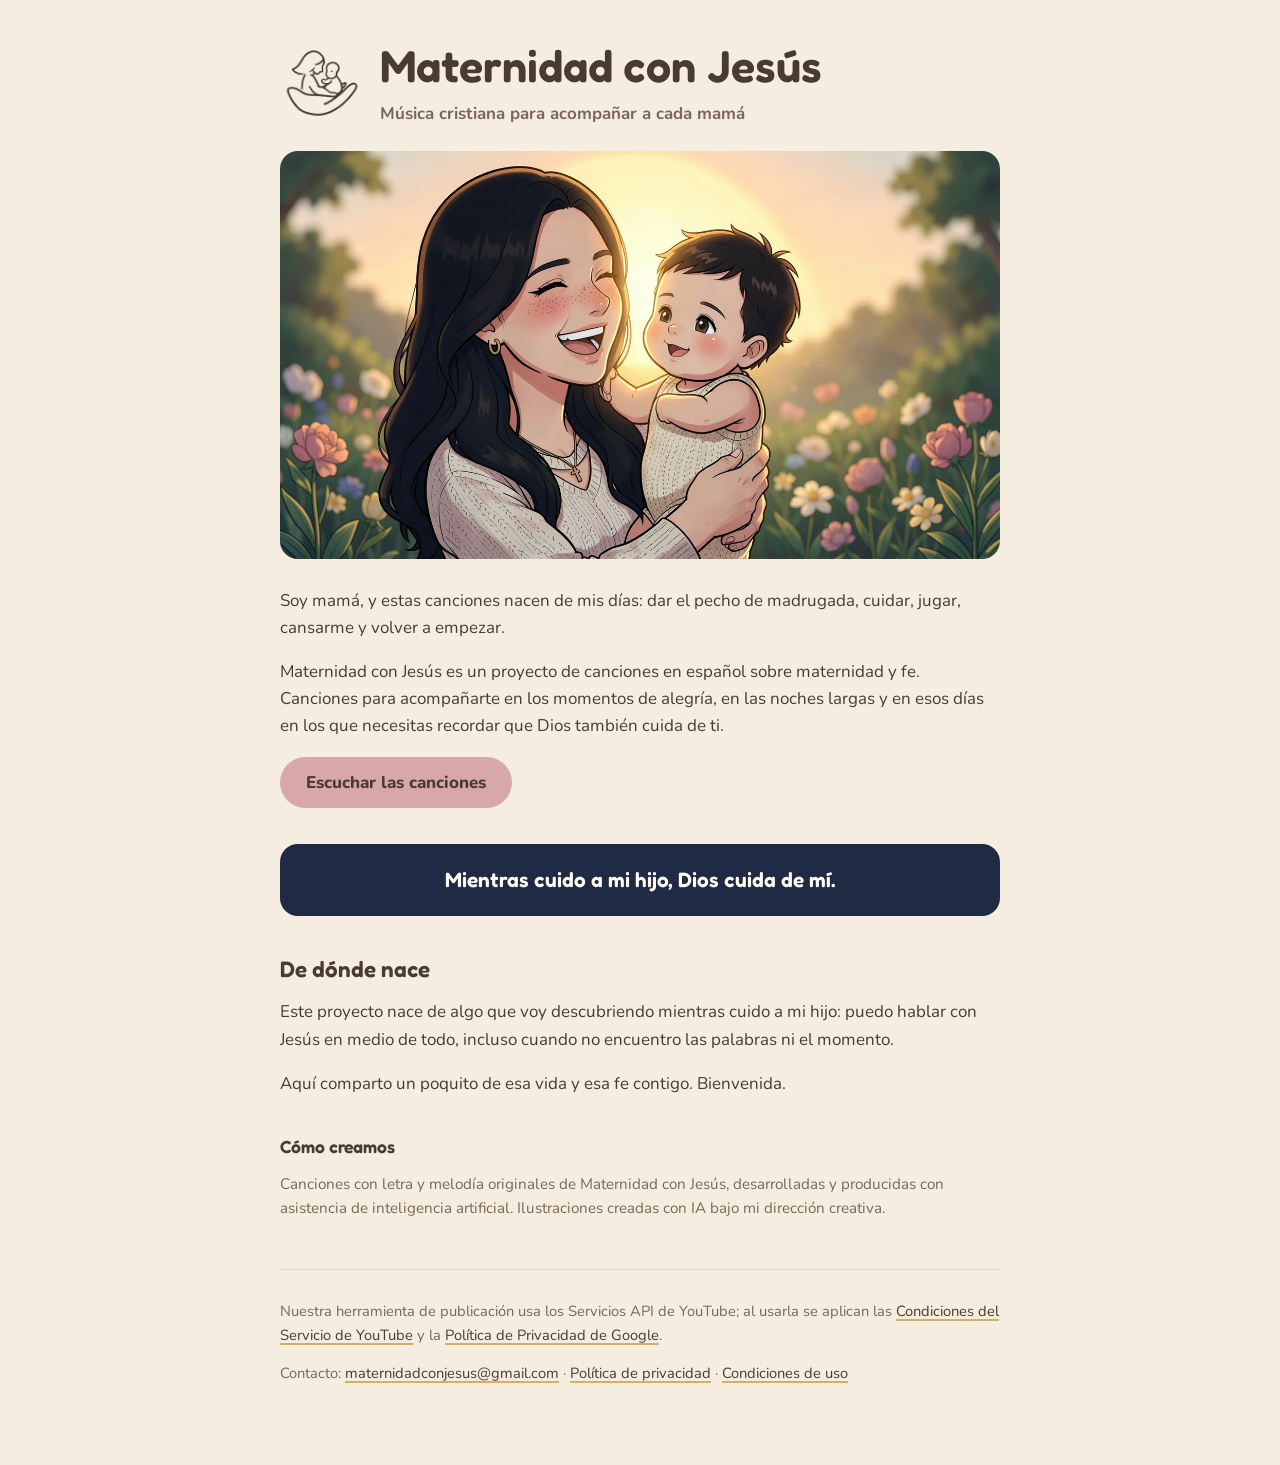
<file: index.html>
<!doctype html>
<html lang="es">
<head>
<meta charset="utf-8">
<meta name="viewport" content="width=device-width, initial-scale=1">
<title>Maternidad con Jesús</title>
<meta name="description" content="Canciones en español sobre maternidad y fe, nacidas de la vida cotidiana de una mamá. Música para recordar que, mientras cuidas, Dios también cuida de ti.">
<link rel="icon" href="img/icono.png">
<link rel="stylesheet" href="estilo.css">
</head>
<body>
<main>
  <div class="marca">
    <img src="img/logo.png" alt="">
    <div>
      <h1>Maternidad con Jesús</h1>
      <p class="lema">Música cristiana para acompañar a cada mamá</p>
    </div>
  </div>

  <img class="portada" src="img/portada.jpg" alt="Ilustración: una mamá ríe con su bebé en brazos entre flores, al amanecer">

  <p>Soy mamá, y estas canciones nacen de mis días: dar el pecho de madrugada, cuidar, jugar, cansarme y volver
  a empezar.</p>

  <p>Maternidad con Jesús es un proyecto de canciones en español sobre maternidad y fe. Canciones para
  acompañarte en los momentos de alegría, en las noches largas y en esos días en los que necesitas recordar que
  Dios también cuida de ti.</p>

  <p><a class="boton" href="https://www.youtube.com/@MaternidadconJesus">Escuchar las canciones</a></p>

  <p class="destacado">Mientras cuido a mi hijo, Dios cuida de mí.</p>

  <h2>De dónde nace</h2>
  <p>Este proyecto nace de algo que voy descubriendo mientras cuido a mi hijo: puedo hablar con Jesús en medio de
  todo, incluso cuando no encuentro las palabras ni el momento.</p>
  <p>Aquí comparto un poquito de esa vida y esa fe contigo. Bienvenida.</p>

  <section class="discreto">
    <h2>Cómo creamos</h2>
    <p>Canciones con letra y melodía originales de Maternidad con Jesús, desarrolladas y producidas con asistencia
    de inteligencia artificial. Ilustraciones creadas con IA bajo mi dirección creativa.</p>
  </section>

  <footer>
    <p>Nuestra herramienta de publicación usa los Servicios API de YouTube; al usarla se aplican las
    <a href="https://www.youtube.com/t/terms">Condiciones del Servicio de YouTube</a> y la
    <a href="https://policies.google.com/privacy">Política de Privacidad de Google</a>.</p>
    <p>Contacto: <a href="mailto:maternidadconjesus@gmail.com">maternidadconjesus@gmail.com</a> ·
    <a href="privacidad.html">Política de privacidad</a> · <a href="condiciones.html">Condiciones de uso</a></p>
  </footer>
</main>
</body>
</html>
</file>
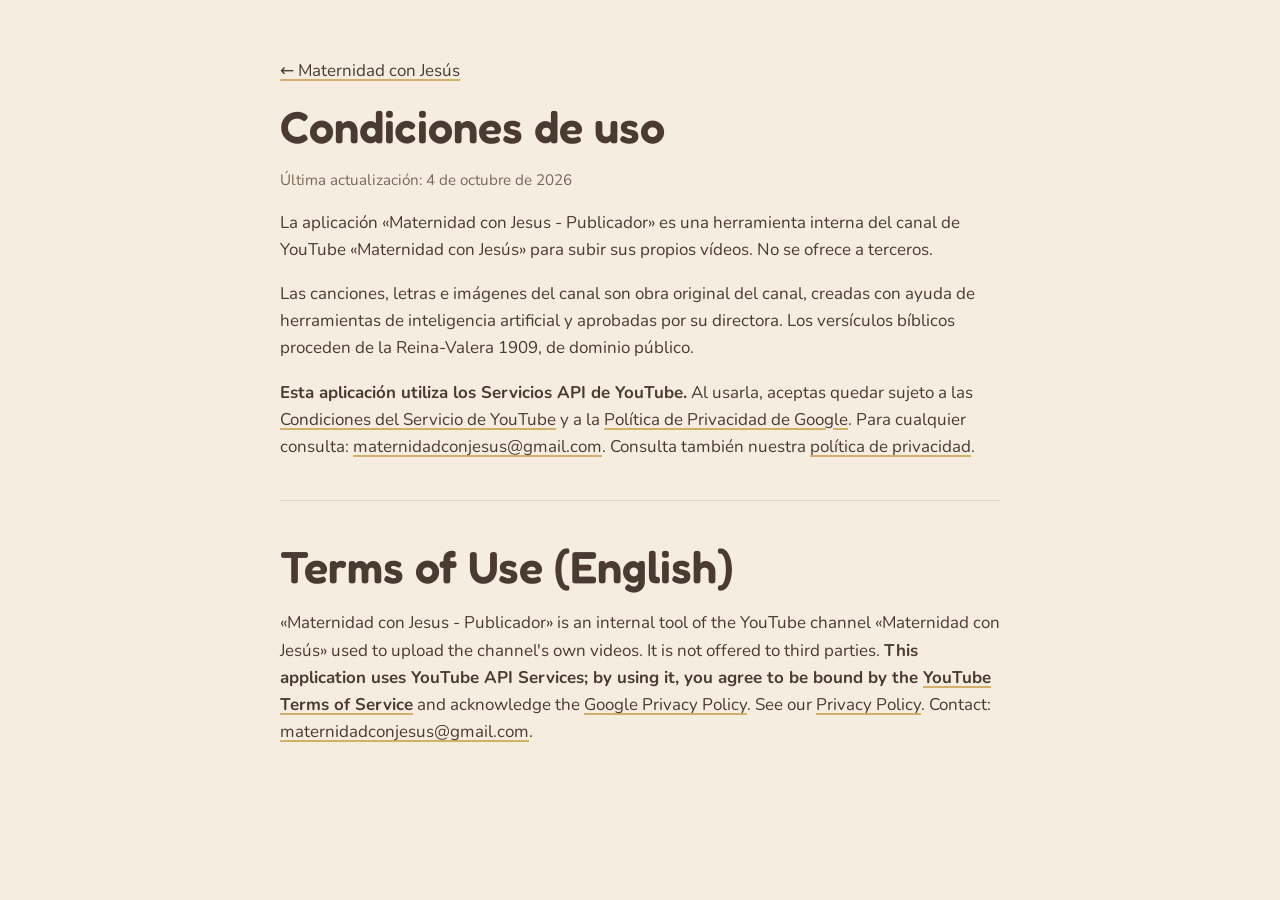
<file: condiciones.html>
<!doctype html>
<html lang="es">
<head>
<meta charset="utf-8">
<meta name="viewport" content="width=device-width, initial-scale=1">
<title>Condiciones de uso · Maternidad con Jesús</title>
<link rel="icon" href="img/icono.png">
<link rel="stylesheet" href="estilo.css">
</head>
<body>
<main>
  <p><a href="index.html">← Maternidad con Jesús</a></p>
  <h1>Condiciones de uso</h1>
  <p class="nota">Última actualización: 4 de octubre de 2026</p>
  <p>La aplicación «Maternidad con Jesus - Publicador» es una herramienta interna del canal de YouTube
  «Maternidad con Jesús» para subir sus propios vídeos. No se ofrece a terceros.</p>
  <p>Las canciones, letras e imágenes del canal son obra original del canal, creadas con ayuda de herramientas de
  inteligencia artificial y aprobadas por su directora. Los versículos bíblicos proceden de la Reina-Valera 1909,
  de dominio público.</p>
  <p><strong>Esta aplicación utiliza los Servicios API de YouTube.</strong> Al usarla, aceptas quedar sujeto a las
  <a href="https://www.youtube.com/t/terms">Condiciones del Servicio de YouTube</a> y a la
  <a href="https://policies.google.com/privacy">Política de Privacidad de Google</a>. Para cualquier consulta: <a href="mailto:maternidadconjesus@gmail.com">maternidadconjesus@gmail.com</a>.
  Consulta también nuestra <a href="privacidad.html">política de privacidad</a>.</p>

  <hr>
  <h1>Terms of Use (English)</h1>
  <p>«Maternidad con Jesus - Publicador» is an internal tool of the YouTube channel «Maternidad con Jesús» used to upload
  the channel's own videos. It is not offered to third parties. <strong>This application uses YouTube API Services; by
  using it, you agree to be bound by the <a href="https://www.youtube.com/t/terms">YouTube Terms of Service</a></strong>
  and acknowledge the <a href="https://policies.google.com/privacy">Google Privacy Policy</a>. See our
  <a href="privacidad.html#en">Privacy Policy</a>. Contact: <a href="mailto:maternidadconjesus@gmail.com">maternidadconjesus@gmail.com</a>.</p>
</main>
</body>
</html>
</file>
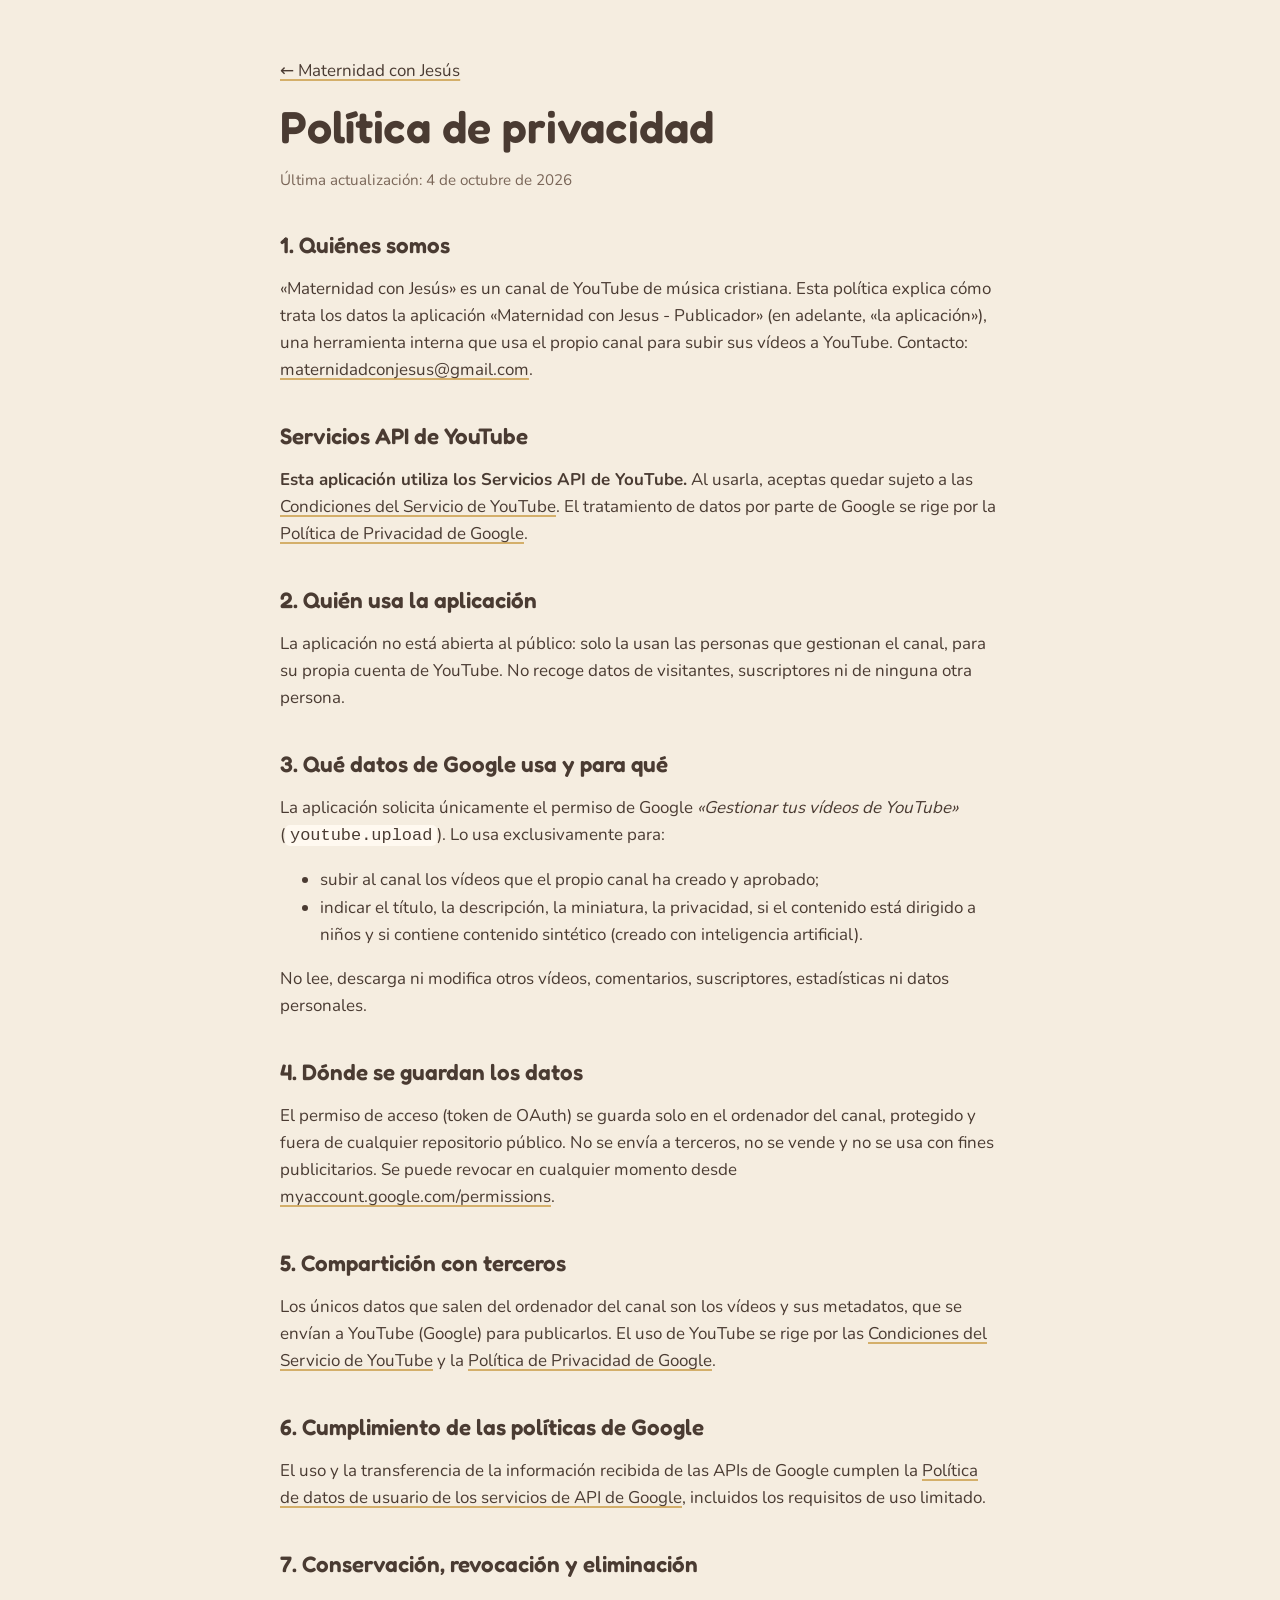
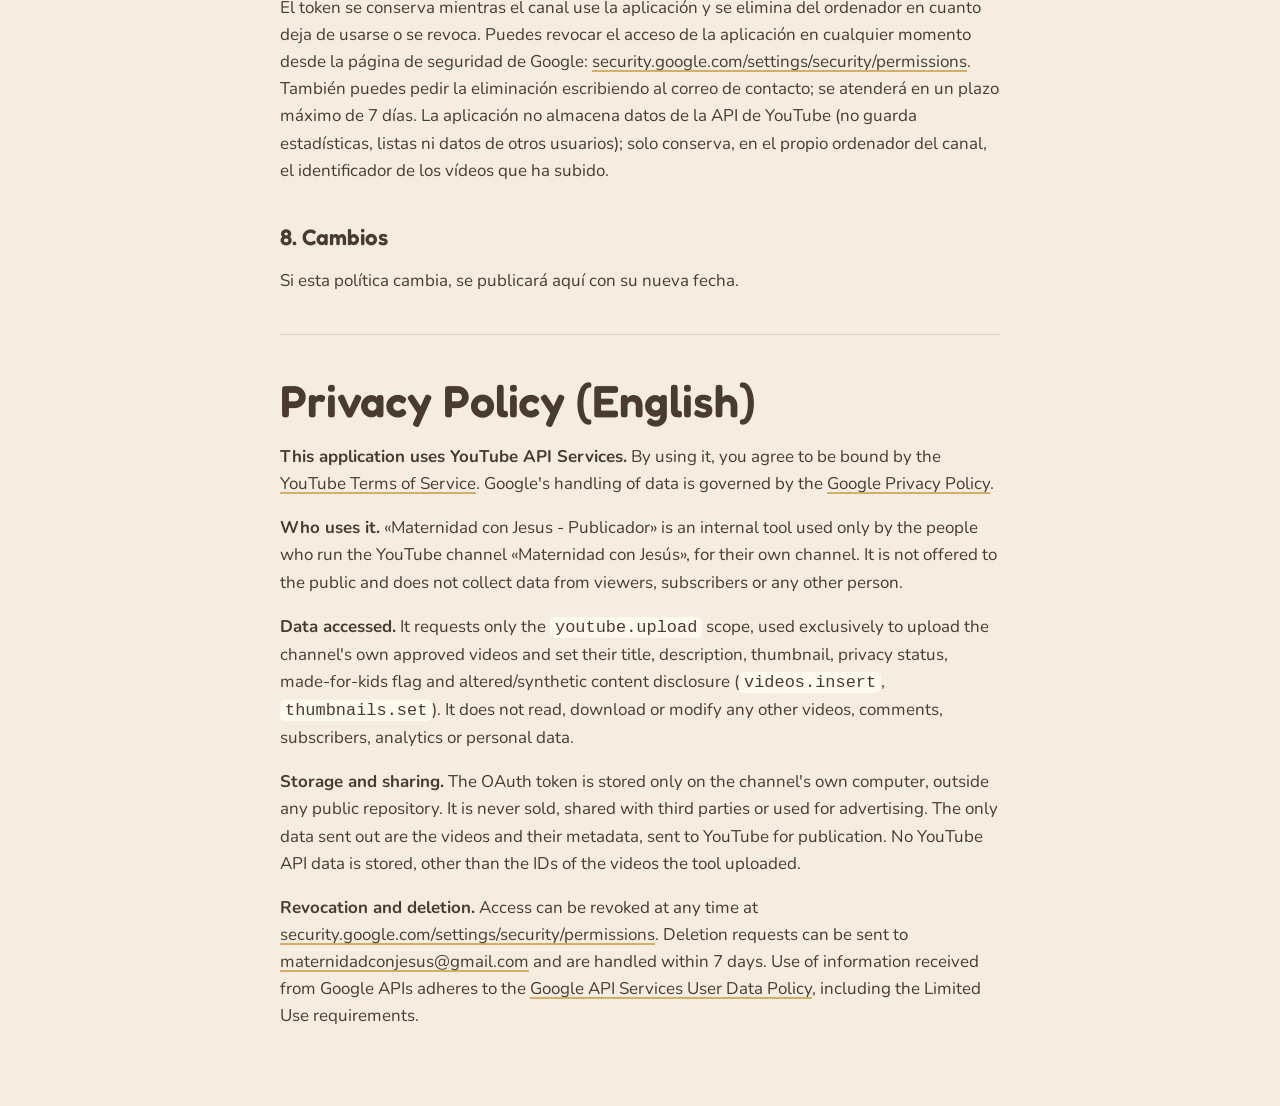
<file: privacidad.html>
<!doctype html>
<html lang="es">
<head>
<meta charset="utf-8">
<meta name="viewport" content="width=device-width, initial-scale=1">
<title>Política de privacidad · Maternidad con Jesús</title>
<link rel="icon" href="img/icono.png">
<link rel="stylesheet" href="estilo.css">
</head>
<body>
<main>
  <p><a href="index.html">← Maternidad con Jesús</a></p>
  <h1>Política de privacidad</h1>
  <p class="nota">Última actualización: 4 de octubre de 2026</p>

  <h2>1. Quiénes somos</h2>
  <p>«Maternidad con Jesús» es un canal de YouTube de música cristiana. Esta política explica cómo trata los datos
  la aplicación «Maternidad con Jesus - Publicador» (en adelante, «la aplicación»), una herramienta interna que
  usa el propio canal para subir sus vídeos a YouTube. Contacto:
  <a href="mailto:maternidadconjesus@gmail.com">maternidadconjesus@gmail.com</a>.</p>

  <h2>Servicios API de YouTube</h2>
  <p><strong>Esta aplicación utiliza los Servicios API de YouTube.</strong> Al usarla, aceptas quedar sujeto a las
  <a href="https://www.youtube.com/t/terms">Condiciones del Servicio de YouTube</a>. El tratamiento de datos por parte de
  Google se rige por la <a href="https://policies.google.com/privacy">Política de Privacidad de Google</a>.</p>

  <h2>2. Quién usa la aplicación</h2>
  <p>La aplicación no está abierta al público: solo la usan las personas que gestionan el canal, para su propia
  cuenta de YouTube. No recoge datos de visitantes, suscriptores ni de ninguna otra persona.</p>

  <h2>3. Qué datos de Google usa y para qué</h2>
  <p>La aplicación solicita únicamente el permiso de Google <em>«Gestionar tus vídeos de YouTube»</em>
  (<code>youtube.upload</code>). Lo usa exclusivamente para:</p>
  <ul>
    <li>subir al canal los vídeos que el propio canal ha creado y aprobado;</li>
    <li>indicar el título, la descripción, la miniatura, la privacidad, si el contenido está dirigido a niños y si
    contiene contenido sintético (creado con inteligencia artificial).</li>
  </ul>
  <p>No lee, descarga ni modifica otros vídeos, comentarios, suscriptores, estadísticas ni datos personales.</p>

  <h2>4. Dónde se guardan los datos</h2>
  <p>El permiso de acceso (token de OAuth) se guarda solo en el ordenador del canal, protegido y fuera de cualquier
  repositorio público. No se envía a terceros, no se vende y no se usa con fines publicitarios. Se puede revocar en
  cualquier momento desde <a href="https://myaccount.google.com/permissions">myaccount.google.com/permissions</a>.</p>

  <h2>5. Compartición con terceros</h2>
  <p>Los únicos datos que salen del ordenador del canal son los vídeos y sus metadatos, que se envían a YouTube
  (Google) para publicarlos. El uso de YouTube se rige por las
  <a href="https://www.youtube.com/t/terms">Condiciones del Servicio de YouTube</a> y la
  <a href="https://policies.google.com/privacy">Política de Privacidad de Google</a>.</p>

  <h2>6. Cumplimiento de las políticas de Google</h2>
  <p>El uso y la transferencia de la información recibida de las APIs de Google cumplen la
  <a href="https://developers.google.com/terms/api-services-user-data-policy">Política de datos de usuario de los
  servicios de API de Google</a>, incluidos los requisitos de uso limitado.</p>

  <h2>7. Conservación, revocación y eliminación</h2>
  <p>El token se conserva mientras el canal use la aplicación y se elimina del ordenador en cuanto deja de usarse o se
  revoca. Puedes revocar el acceso de la aplicación en cualquier momento desde la página de seguridad de Google:
  <a href="https://security.google.com/settings/security/permissions">security.google.com/settings/security/permissions</a>.
  También puedes pedir la eliminación escribiendo al correo de contacto; se atenderá en un plazo máximo de 7 días.
  La aplicación no almacena datos de la API de YouTube (no guarda estadísticas, listas ni datos de otros usuarios); solo
  conserva, en el propio ordenador del canal, el identificador de los vídeos que ha subido.</p>

  <h2>8. Cambios</h2>
  <p>Si esta política cambia, se publicará aquí con su nueva fecha.</p>

  <hr>
  <h1 id="en">Privacy Policy (English)</h1>
  <p><strong>This application uses YouTube API Services.</strong> By using it, you agree to be bound by the
  <a href="https://www.youtube.com/t/terms">YouTube Terms of Service</a>. Google's handling of data is governed by the
  <a href="https://policies.google.com/privacy">Google Privacy Policy</a>.</p>
  <p><strong>Who uses it.</strong> «Maternidad con Jesus - Publicador» is an internal tool used only by the people who run
  the YouTube channel «Maternidad con Jesús», for their own channel. It is not offered to the public and does not
  collect data from viewers, subscribers or any other person.</p>
  <p><strong>Data accessed.</strong> It requests only the <code>youtube.upload</code> scope, used exclusively to upload the
  channel's own approved videos and set their title, description, thumbnail, privacy status, made-for-kids flag and
  altered/synthetic content disclosure (<code>videos.insert</code>, <code>thumbnails.set</code>). It does not read,
  download or modify any other videos, comments, subscribers, analytics or personal data.</p>
  <p><strong>Storage and sharing.</strong> The OAuth token is stored only on the channel's own computer, outside any public
  repository. It is never sold, shared with third parties or used for advertising. The only data sent out are the videos
  and their metadata, sent to YouTube for publication. No YouTube API data is stored, other than the IDs of the videos
  the tool uploaded.</p>
  <p><strong>Revocation and deletion.</strong> Access can be revoked at any time at
  <a href="https://security.google.com/settings/security/permissions">security.google.com/settings/security/permissions</a>.
  Deletion requests can be sent to <a href="mailto:maternidadconjesus@gmail.com">maternidadconjesus@gmail.com</a> and are
  handled within 7 days. Use of information received from Google APIs adheres to the
  <a href="https://developers.google.com/terms/api-services-user-data-policy">Google API Services User Data Policy</a>,
  including the Limited Use requirements.</p>
</main>
</body>
</html>
</file>
<file: estilo.css>
/* Maternidad con Jesús: identidad del manual de marca (oct 2026). Fuentes servidas desde la propia web. */
@font-face{font-family:"Nunito";src:url("fuentes/Nunito-Regular.ttf");font-weight:400;font-display:swap}
@font-face{font-family:"Nunito";src:url("fuentes/Nunito-Bold.ttf");font-weight:700;font-display:swap}
@font-face{font-family:"Nunito";src:url("fuentes/Nunito-ExtraBold.ttf");font-weight:800;font-display:swap}
@font-face{font-family:"Fredoka";src:url("fuentes/Fredoka-SemiBold.ttf");font-weight:600;font-display:swap}
:root{--crema:#F5EDE0;--nata:#FFF9F0;--rosa:#D8A7A7;--dorado:#D4AF6A;--dorado-luz:#F6DFA6;--noche:#1F2A44;--cacao:#4A3B32;--suave:#7A6658;--linea:#E2D4BF}
*{box-sizing:border-box}
body{margin:0;background:var(--crema);color:var(--cacao);font-family:"Nunito",system-ui,-apple-system,"Segoe UI",sans-serif;font-size:1.06rem;line-height:1.6}
main{max-width:760px;margin:0 auto;padding:40px 20px 64px}
h1,h2{font-family:"Fredoka","Nunito",system-ui,sans-serif;font-weight:600;line-height:1.15;text-wrap:balance}
h1{font-size:clamp(2rem,6vw,2.8rem);margin:0 0 8px}
h2{font-size:1.4rem;margin:40px 0 8px}
a{color:var(--cacao);text-decoration-color:var(--dorado);text-decoration-thickness:2px;text-underline-offset:3px}
a:focus-visible{outline:3px solid var(--noche);outline-offset:2px;border-radius:4px}
img{max-width:100%;display:block}
.marca{display:flex;align-items:center;gap:16px;margin-bottom:24px}
.marca img{width:84px;height:84px}
.lema{color:var(--suave);margin:0;font-weight:700}
.portada{border-radius:18px;margin:8px 0 28px;width:100%}
.boton{display:inline-block;background:var(--rosa);color:var(--cacao);font-weight:800;text-decoration:none;padding:12px 26px;border-radius:999px}
.boton:hover{background:var(--dorado-luz)}
.versiculo{background:var(--noche);color:var(--nata);border-radius:18px;padding:22px 24px;margin:36px 0;font-weight:700}
.versiculo cite{display:block;margin-top:8px;color:var(--dorado);font-style:normal;font-weight:800}
.destacado{background:var(--noche);color:var(--nata);border-radius:18px;padding:22px 24px;margin:36px 0;font-family:"Fredoka","Nunito",system-ui,sans-serif;font-weight:600;font-size:1.3rem;line-height:1.35;text-align:center;text-wrap:balance}
.discreto{margin-top:40px;font-size:.95rem;color:var(--suave)}
.discreto h2{font-size:1.1rem;color:var(--cacao)}
.lineas{list-style:none;padding:0;margin:16px 0 0;display:grid;grid-template-columns:repeat(auto-fit,minmax(min(100%,300px),1fr));gap:12px}
.lineas li{background:var(--nata);border:1px solid var(--linea);border-radius:14px;padding:14px 16px}
.lineas b{display:block;font-weight:800}
.nota{color:var(--suave);font-size:.95rem}
code{background:var(--nata);padding:1px 5px;border-radius:5px}
hr{border:0;border-top:1px solid var(--linea);margin:40px 0}
footer{margin-top:48px;padding-top:16px;border-top:1px solid var(--linea);font-size:.92rem;color:var(--suave)}
</file>
